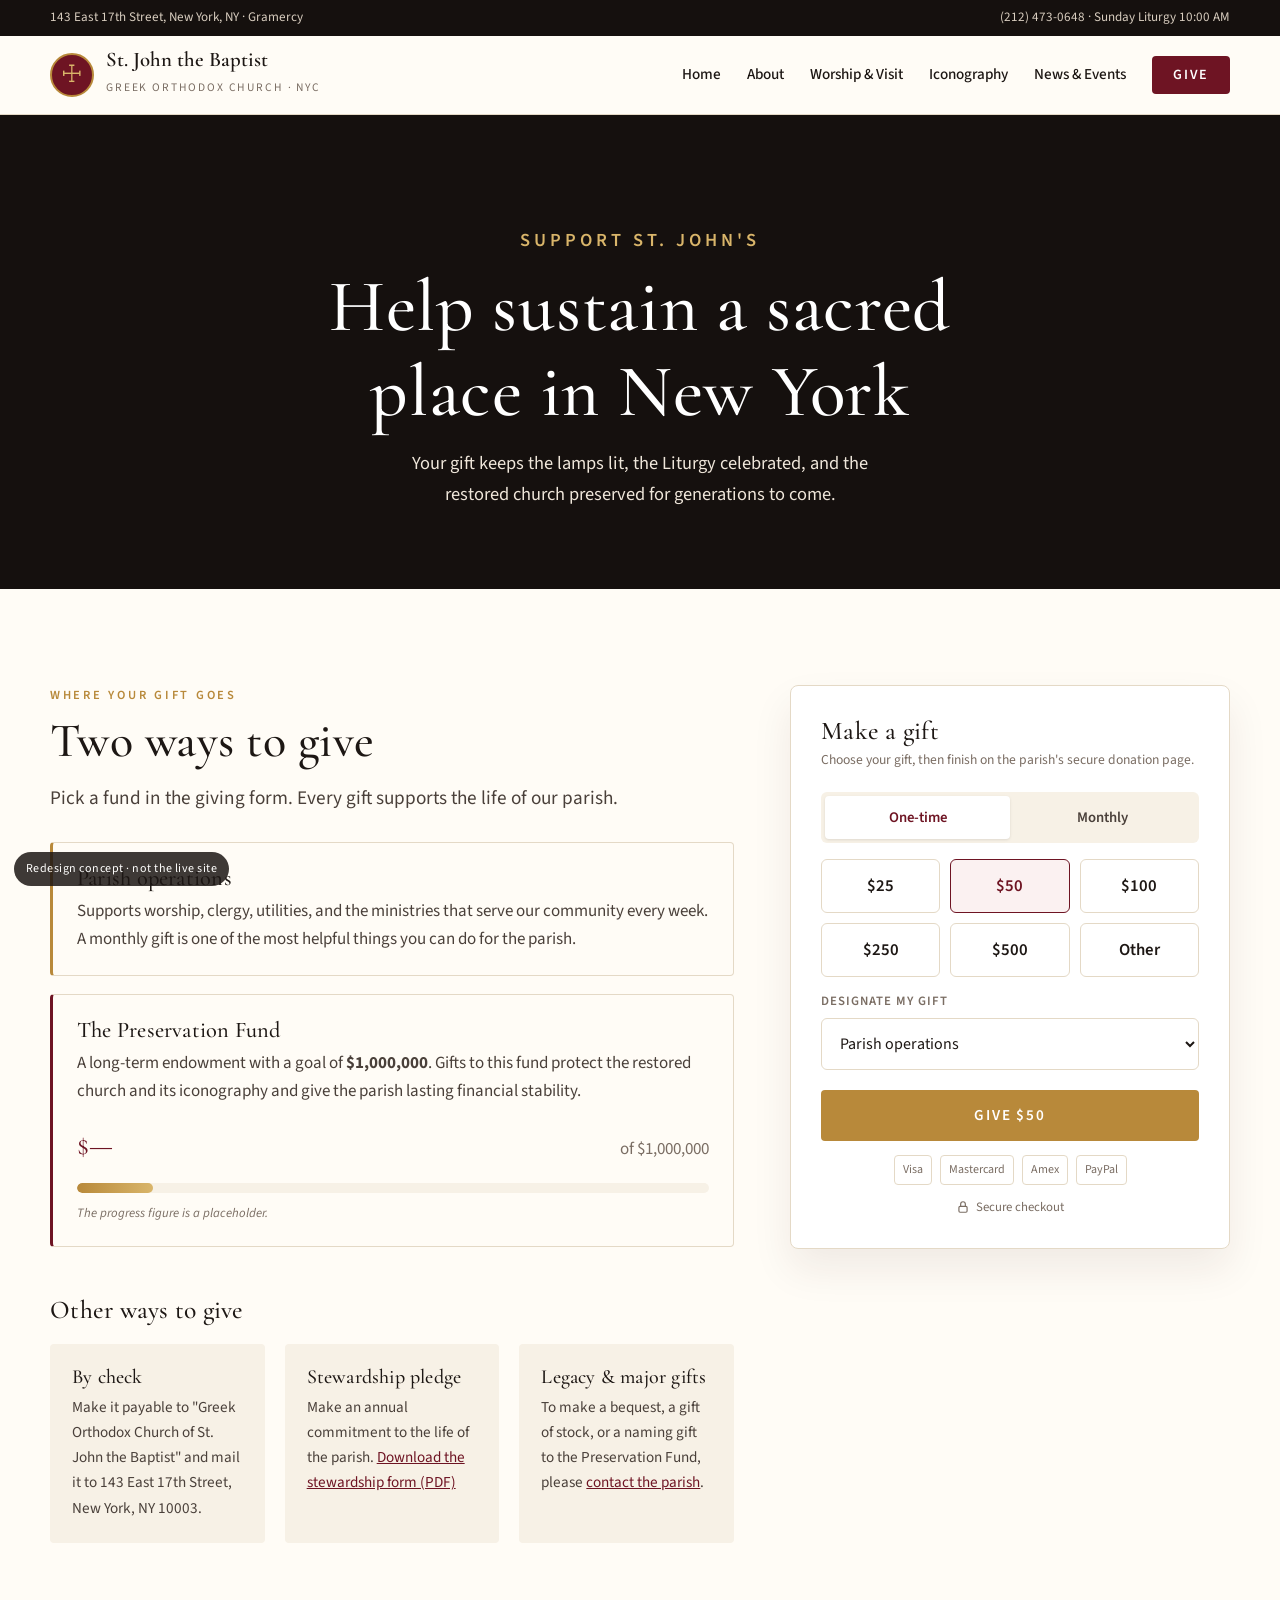
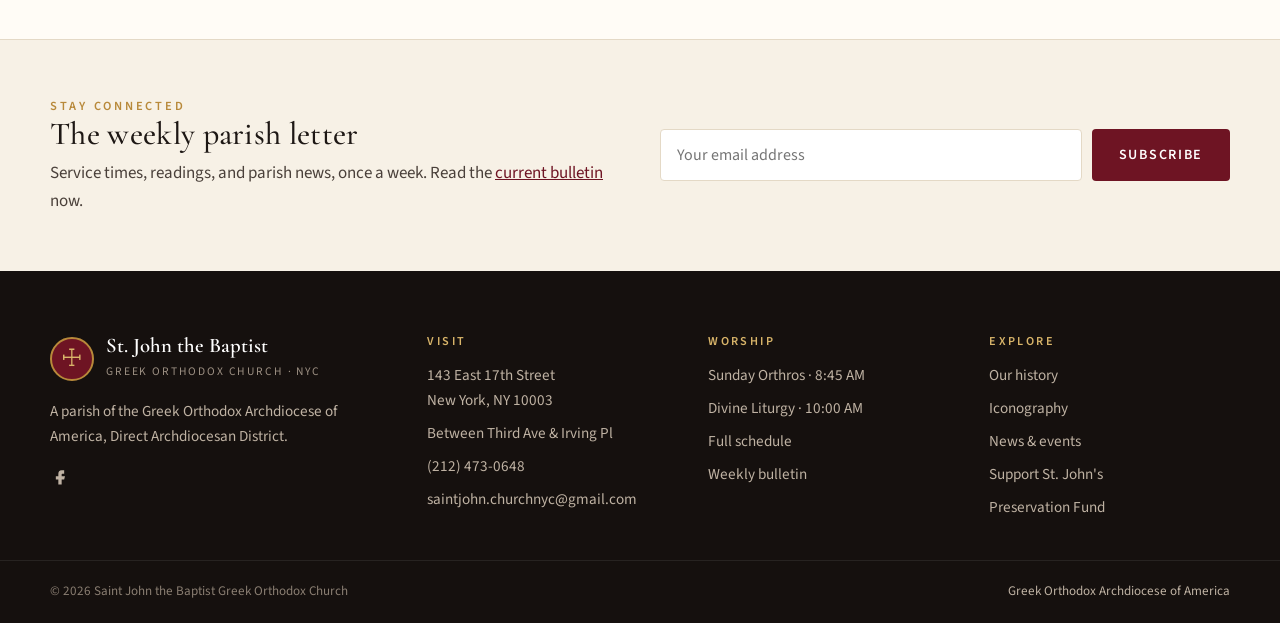
<file: support.html>
<!doctype html>
<html lang="en">
<head>
<meta charset="utf-8">
<meta name="viewport" content="width=device-width, initial-scale=1">
<meta name="robots" content="noindex, nofollow">
<title>Support St. John's · St. John the Baptist Greek Orthodox Church</title>
<meta name="description" content="Give online to St. John the Baptist Greek Orthodox Church: one-time or monthly gifts to parish operations or the $1 million Preservation Fund.">
<link rel="preconnect" href="https://fonts.googleapis.com">
<link rel="preconnect" href="https://fonts.gstatic.com" crossorigin>
<link href="https://fonts.googleapis.com/css2?family=Cormorant+Garamond:ital,wght@0,500;0,600;1,500&family=Source+Sans+3:wght@400;500;600&display=swap" rel="stylesheet">
<link rel="stylesheet" href="styles.css">
</head>
<body>

<section class="page-hero" style="padding:0">
  <div class="hero-bg" style="background-image:url('https://stjohn.ny.goarch.org/assets/images/New%20Church.JPG')"></div>
  <div class="wrap">
    <p class="eyebrow">Support St. John's</p>
    <h1>Help sustain a sacred place in New York</h1>
    <p>Your gift keeps the lamps lit, the Liturgy celebrated, and the restored church preserved for generations to come.</p>
  </div>
</section>

<section>
  <div class="wrap give-wrap">
    <div>
      <p class="eyebrow">Where your gift goes</p>
      <h2 style="margin:8px 0 14px">Two ways to give</h2>
      <p class="lede">Pick a fund in the giving form. Every gift supports the life of our parish.</p>
      <div class="fund-cards">
        <div class="fund-card reveal">
          <h3>Parish operations</h3>
          <p style="color:var(--ink-soft)">Supports worship, clergy, utilities, and the ministries that serve our community every week. A monthly gift is one of the most helpful things you can do for the parish.</p>
        </div>
        <div class="fund-card reveal" id="preservation" style="border-left-color:var(--wine)">
          <h3>The Preservation Fund</h3>
          <p style="color:var(--ink-soft)">A long-term endowment with a goal of <strong>$1,000,000</strong>. Gifts to this fund protect the restored church and its iconography and give the parish lasting financial stability.</p>
          <div style="margin-top:16px">
            <div class="progress-figures"><span style="font-family:var(--serif);font-size:1.8rem;color:var(--wine)">$—</span><span style="color:var(--muted)">of $1,000,000</span></div>
            <div class="bar" style="background:var(--parchment)"><span style="width:12%"></span></div>
            <p style="font-size:.8rem;color:var(--muted);font-style:italic">The progress figure is a placeholder.</p>
          </div>
        </div>
      </div>

      <h3 style="margin:48px 0 4px">Other ways to give</h3>
      <div class="ways">
        <div class="way reveal"><h4>By check</h4><p>Make it payable to "Greek Orthodox Church of St. John the Baptist" and mail it to 143 East 17th Street, New York, NY 10003.</p></div>
        <div class="way reveal"><h4>Stewardship pledge</h4><p>Make an annual commitment to the life of the parish. <a href="https://stjohn.ny.goarch.org/assets/files/2020%20Stewardship.pdf">Download the stewardship form (PDF)</a></p></div>
        <div class="way reveal"><h4>Legacy &amp; major gifts</h4><p>To make a bequest, a gift of stock, or a naming gift to the Preservation Fund, please <a href="mailto:saintjohn.churchnyc@gmail.com">contact the parish</a>.</p></div>
      </div>
    </div>

    <aside class="give-widget" aria-label="Donation form">
      <h3>Make a gift</h3>
      <p class="small">Choose your gift, then finish on the parish's secure donation page.</p>
      <div class="seg" role="tablist">
        <button class="active" data-freq="once">One-time</button>
        <button data-freq="monthly">Monthly</button>
      </div>
      <div class="amounts">
        <button data-amt="25">$25</button><button data-amt="50" class="active">$50</button><button data-amt="100">$100</button>
        <button data-amt="250">$250</button><button data-amt="500">$500</button><button data-amt="other">Other</button>
      </div>
      <div class="field" id="otherField" style="display:none"><label for="otherAmt">Amount</label><input id="otherAmt" type="number" min="1" placeholder="$"></div>
      <div class="field">
        <label for="fund">Designate my gift</label>
        <select id="fund">
          <option value="operations">Parish operations</option>
          <option value="preservation">Preservation Fund</option>
          <option value="candle">Light a candle / in memory of</option>
        </select>
      </div>
      <button class="btn btn-gold" id="giveBtn">Give $50</button>
      <div class="wallets"><span>Visa</span><span>Mastercard</span><span>Amex</span><span>PayPal</span></div>
      <div class="secure"><svg width="14" height="14" viewBox="0 0 24 24" fill="none" stroke="currentColor" stroke-width="2"><rect x="5" y="11" width="14" height="10" rx="2"/><path d="M8 11V7a4 4 0 0 1 8 0v4"/></svg>Secure checkout</div>
    </aside>
  </div>
</section>

<script src="site.js"></script>
<script>
let amt = 50, freq = "once";
const btn = document.getElementById("giveBtn"), other = document.getElementById("otherField"), otherAmt = document.getElementById("otherAmt");
function label() {
  const a = amt === "other" ? (Number(otherAmt.value) || 0) : amt;
  btn.textContent = a ? `Give $${a.toLocaleString()}${freq === "monthly" ? " monthly" : ""}` : "Enter an amount";
}
document.querySelectorAll(".seg button").forEach(b => b.onclick = () => {
  document.querySelectorAll(".seg button").forEach(x => x.classList.toggle("active", x === b));
  freq = b.dataset.freq; label();
});
document.querySelectorAll(".amounts button").forEach(b => b.onclick = () => {
  document.querySelectorAll(".amounts button").forEach(x => x.classList.toggle("active", x === b));
  amt = b.dataset.amt === "other" ? "other" : Number(b.dataset.amt);
  other.style.display = amt === "other" ? "" : "none";
  if (amt === "other") otherAmt.focus();
  label();
});
otherAmt.oninput = label;
btn.onclick = () => window.open("https://stjohn.ny.goarch.org/giving/donate", "_blank", "noopener");
if (new URLSearchParams(location.search).get("fund") === "preservation") document.getElementById("fund").value = "preservation";
</script>
</body>
</html>
</file>
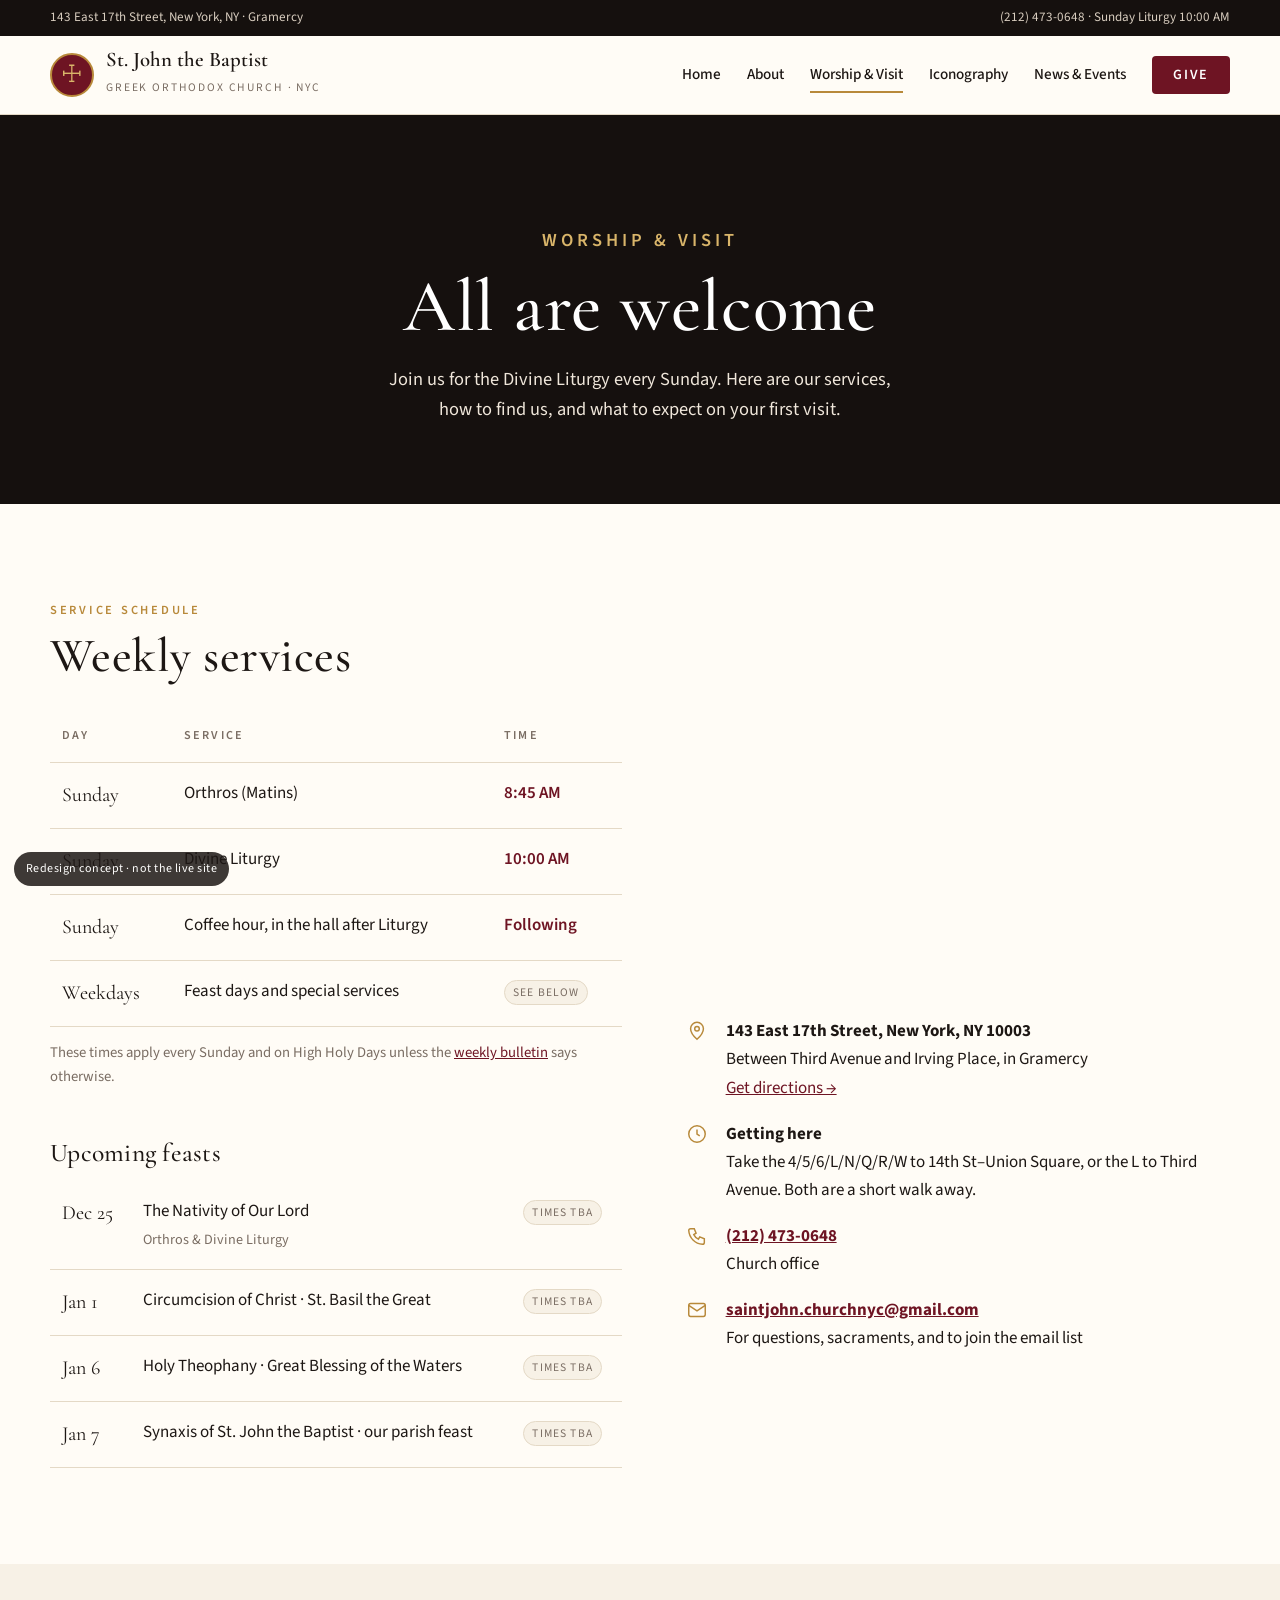
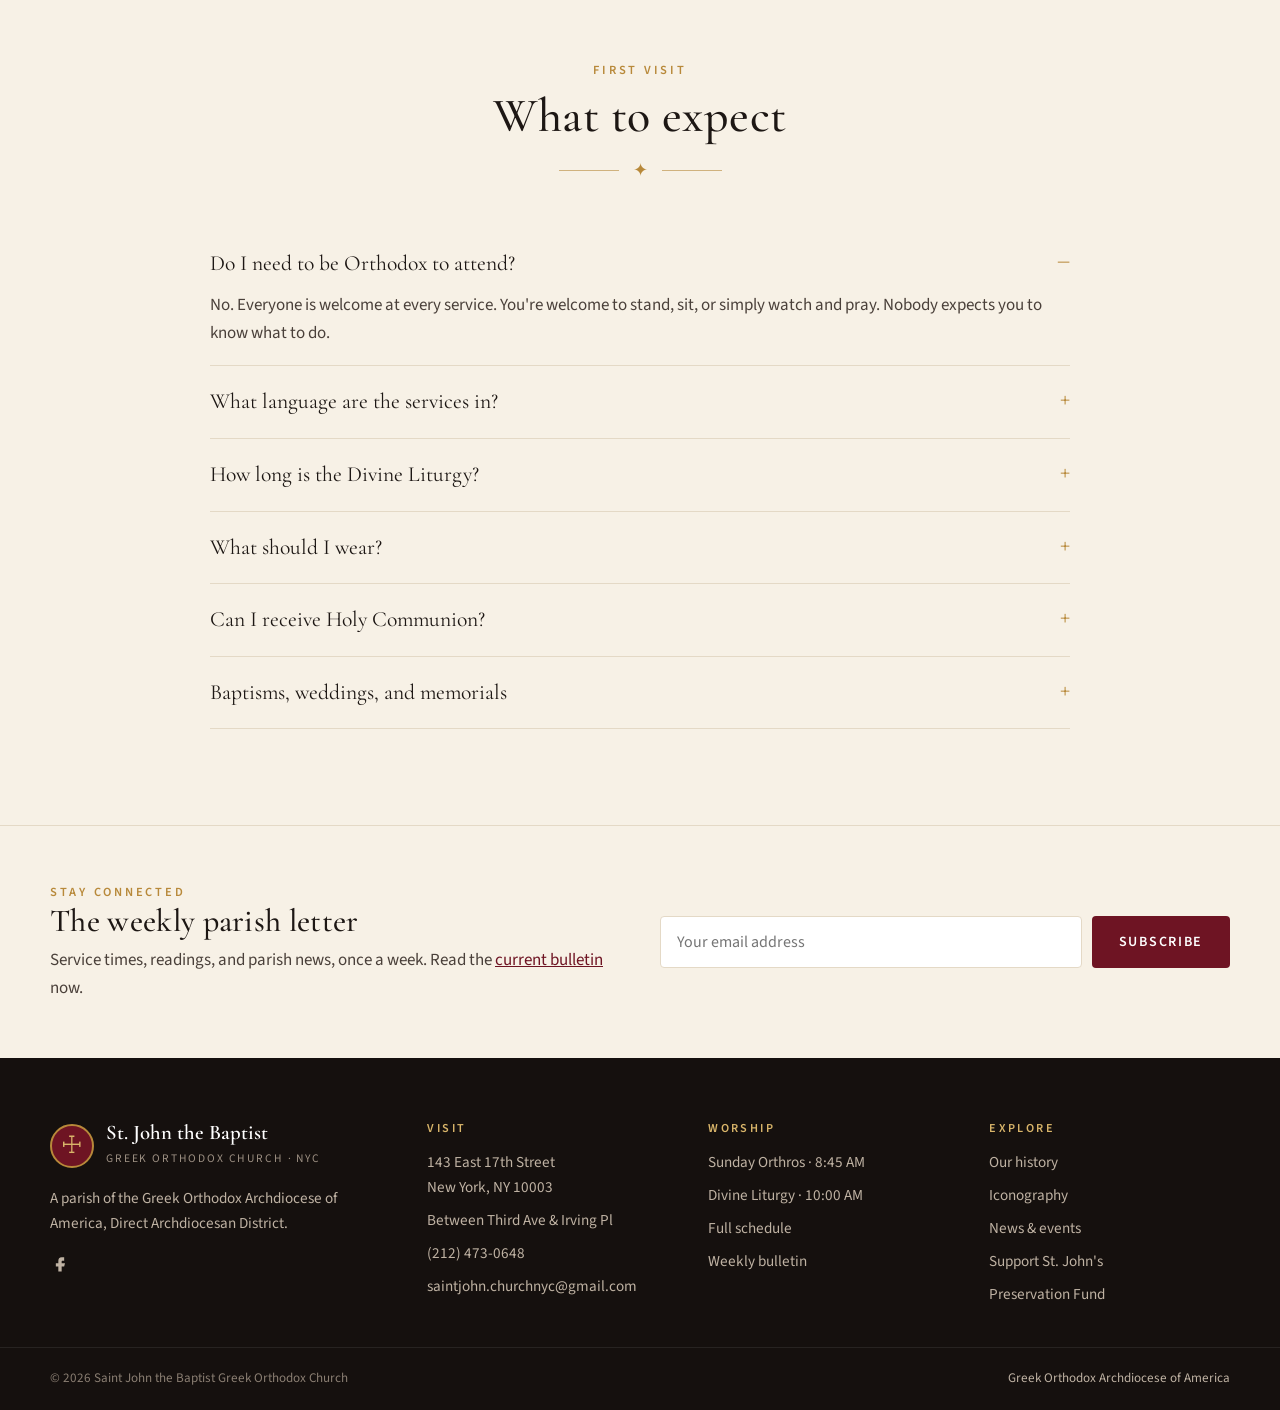
<file: worship.html>
<!doctype html>
<html lang="en">
<head>
<meta charset="utf-8">
<meta name="viewport" content="width=device-width, initial-scale=1">
<meta name="robots" content="noindex, nofollow">
<title>Worship &amp; Visit · St. John the Baptist Greek Orthodox Church</title>
<meta name="description" content="Service schedule, directions, and what to expect at St. John the Baptist Greek Orthodox Church, 143 East 17th Street, New York.">
<link rel="preconnect" href="https://fonts.googleapis.com">
<link rel="preconnect" href="https://fonts.gstatic.com" crossorigin>
<link href="https://fonts.googleapis.com/css2?family=Cormorant+Garamond:ital,wght@0,500;0,600;1,500&family=Source+Sans+3:wght@400;500;600&display=swap" rel="stylesheet">
<link rel="stylesheet" href="styles.css">
</head>
<body>

<section class="page-hero" style="padding:0">
  <div class="hero-bg" style="background-image:url('https://stjohn.ny.goarch.org/assets/images/og-blessing.jpg')"></div>
  <div class="wrap">
    <p class="eyebrow">Worship &amp; Visit</p>
    <h1>All are welcome</h1>
    <p>Join us for the Divine Liturgy every Sunday. Here are our services, how to find us, and what to expect on your first visit.</p>
  </div>
</section>

<section>
  <div class="wrap split" style="align-items:start">
    <div class="reveal">
      <p class="eyebrow">Service schedule</p>
      <h2 style="margin:8px 0 26px">Weekly services</h2>
      <table class="schedule">
        <thead><tr><th>Day</th><th>Service</th><th>Time</th></tr></thead>
        <tbody>
          <tr><td>Sunday</td><td>Orthros (Matins)</td><td class="time">8:45 AM</td></tr>
          <tr><td>Sunday</td><td>Divine Liturgy</td><td class="time">10:00 AM</td></tr>
          <tr><td>Sunday</td><td>Coffee hour, in the hall after Liturgy</td><td class="time">Following</td></tr>
          <tr><td>Weekdays</td><td>Feast days and special services</td><td><span class="tba">See below</span></td></tr>
        </tbody>
      </table>
      <p style="margin-top:14px;font-size:.92rem;color:var(--muted)">These times apply every Sunday and on High Holy Days unless the <a href="https://www.bulletinbuilder.org/stjohnbaptistgramercy/current">weekly bulletin</a> says otherwise.</p>

      <h3 style="margin:48px 0 14px">Upcoming feasts</h3>
      <table class="schedule">
        <tbody>
          <tr><td>Dec 25</td><td>The Nativity of Our Lord<br><small style="color:var(--muted)">Orthros &amp; Divine Liturgy</small></td><td><span class="tba">Times TBA</span></td></tr>
          <tr><td>Jan 1</td><td>Circumcision of Christ · St. Basil the Great</td><td><span class="tba">Times TBA</span></td></tr>
          <tr><td>Jan 6</td><td>Holy Theophany · Great Blessing of the Waters</td><td><span class="tba">Times TBA</span></td></tr>
          <tr><td>Jan 7</td><td>Synaxis of St. John the Baptist · our parish feast</td><td><span class="tba">Times TBA</span></td></tr>
        </tbody>
      </table>
    </div>
    <div class="reveal">
      <iframe class="map" title="Map to St. John the Baptist Greek Orthodox Church" loading="lazy"
        src="https://www.google.com/maps?q=143+East+17th+Street,+New+York,+NY+10003&output=embed"></iframe>
      <ul class="info-list" style="margin-top:28px">
        <li><span data-icon="pin"></span><div><strong>143 East 17th Street, New York, NY 10003</strong>Between Third Avenue and Irving Place, in Gramercy<br><a href="https://www.google.com/maps/dir/?api=1&amp;destination=143+East+17th+Street,+New+York,+NY+10003">Get directions →</a></div></li>
        <li><span data-icon="clock"></span><div><strong>Getting here</strong>Take the 4/5/6/L/N/Q/R/W to 14th St–Union Square, or the L to Third Avenue. Both are a short walk away.</div></li>
        <li><span data-icon="phone"></span><div><strong><a href="tel:+12124730648">(212) 473-0648</a></strong>Church office</div></li>
        <li><span data-icon="mail"></span><div><strong><a href="mailto:saintjohn.churchnyc@gmail.com">saintjohn.churchnyc@gmail.com</a></strong>For questions, sacraments, and to join the email list</div></li>
      </ul>
    </div>
  </div>
</section>

<section class="bg-parchment">
  <div class="wrap" style="max-width:860px">
    <div class="section-head center reveal"><p class="eyebrow">First visit</p><h2>What to expect</h2><div class="ornament"><span>✦</span></div></div>
    <div class="faq reveal">
      <details open><summary>Do I need to be Orthodox to attend?</summary><p>No. Everyone is welcome at every service. You're welcome to stand, sit, or simply watch and pray. Nobody expects you to know what to do.</p></details>
      <details><summary>What language are the services in?</summary><p>[Parish to confirm: the mix of Greek and English used in the Liturgy.] Service books with translations are available.</p></details>
      <details><summary>How long is the Divine Liturgy?</summary><p>The Divine Liturgy runs about 90 minutes and is preceded by Orthros at 8:45 AM. You're welcome to arrive at any point.</p></details>
      <details><summary>What should I wear?</summary><p>Modest, respectful clothing, the kind you'd wear to any special occasion. There's no strict dress code.</p></details>
      <details><summary>Can I receive Holy Communion?</summary><p>Holy Communion is offered to Orthodox Christians who have prepared to receive it. Everyone is invited to come forward at the end of the Liturgy to receive the antidoron, blessed bread.</p></details>
      <details><summary>Baptisms, weddings, and memorials</summary><p>Please contact the church office to arrange sacraments and memorial services with Fr. Samaras.</p></details>
    </div>
  </div>
</section>

<script src="site.js"></script>
<script>document.querySelectorAll("[data-icon]").forEach(e => e.innerHTML = SJ_ICON[e.dataset.icon]);</script>
</body>
</html>
</file>
<file: styles.css>
/* St. John the Baptist Greek Orthodox Church — redesign concept */
:root {
  --ink: #1d1714;
  --ink-soft: #4a403a;
  --muted: #7a6d63;
  --parchment: #f7f1e6;
  --ivory: #fffcf6;
  --line: #e4d9c6;
  --wine: #6e1423;
  --wine-deep: #4a0d18;
  --gold: #b8893a;
  --gold-light: #d9b56a;
  --night: #15100e;
  --radius: 4px;
  --max: 1180px;
  --serif: "Cormorant Garamond", "Iowan Old Style", Georgia, serif;
  --sans: "Source Sans 3", -apple-system, "Segoe UI", sans-serif;
}

* { box-sizing: border-box; margin: 0; padding: 0; }
html { scroll-behavior: smooth; }
body {
  font-family: var(--sans);
  font-size: 17px;
  line-height: 1.65;
  color: var(--ink);
  background: var(--ivory);
  -webkit-font-smoothing: antialiased;
}
img { display: block; max-width: 100%; }
a { color: var(--wine); }
h1, h2, h3, h4 { font-family: var(--serif); font-weight: 500; line-height: 1.15; letter-spacing: .01em; }
h1 { font-size: clamp(2.6rem, 6vw, 4.6rem); }
h2 { font-size: clamp(2rem, 4vw, 3rem); }
h3 { font-size: 1.6rem; }
.wrap { width: min(var(--max), 100% - 32px); margin-inline: auto; }
.eyebrow {
  font-family: var(--sans); font-size: .78rem; font-weight: 600;
  letter-spacing: .22em; text-transform: uppercase; color: var(--gold);
}
.lede { font-size: 1.2rem; color: var(--ink-soft); max-width: 62ch; }
.center { text-align: center; }
.center .lede { margin-inline: auto; }

/* Ornament divider */
.ornament { display: flex; align-items: center; justify-content: center; gap: 14px; color: var(--gold); margin: 18px 0 22px; }
.ornament::before, .ornament::after { content: ""; height: 1px; width: 60px; background: currentColor; opacity: .6; }
.ornament span { font-size: 1.1rem; line-height: 1; }

/* Buttons */
.btn {
  display: inline-flex; align-items: center; gap: 8px; justify-content: center;
  padding: 13px 26px; border-radius: var(--radius); border: 1px solid transparent;
  font: 600 .88rem/1 var(--sans); letter-spacing: .12em; text-transform: uppercase;
  text-decoration: none; cursor: pointer; transition: background .2s, color .2s, border-color .2s;
}
.btn-gold { background: var(--gold); color: #fff; }
.btn-gold:hover { background: #9e7430; }
.btn-wine { background: var(--wine); color: #fff; }
.btn-wine:hover { background: var(--wine-deep); }
.btn-ghost { border-color: rgba(255,255,255,.7); color: #fff; }
.btn-ghost:hover { background: rgba(255,255,255,.12); }
.btn-outline { border-color: var(--wine); color: var(--wine); }
.btn-outline:hover { background: var(--wine); color: #fff; }

/* Header */
.topbar { background: var(--night); color: #d8cdbf; font-size: .82rem; }
.topbar .wrap { display: flex; justify-content: space-between; gap: 16px; padding: 7px 0; }
.topbar a { color: #d8cdbf; text-decoration: none; }
.topbar a:hover { color: var(--gold-light); }
.site-header {
  position: sticky; top: 0; z-index: 50;
  background: rgba(255,252,246,.96); backdrop-filter: blur(8px);
  border-bottom: 1px solid var(--line);
}
.site-header .wrap { display: flex; align-items: center; justify-content: space-between; gap: 20px; height: 78px; }
.brand { display: flex; align-items: center; gap: 12px; text-decoration: none; color: var(--ink); }
.brand-mark {
  width: 44px; height: 44px; border-radius: 50%; flex: none;
  display: grid; place-items: center; background: var(--wine); color: var(--gold-light);
  font-family: var(--serif); font-size: 1.5rem; border: 2px solid var(--gold);
}
.brand-text strong { display: block; font-family: var(--serif); font-size: 1.3rem; font-weight: 600; line-height: 1.1; }
.brand-text small { font-size: .72rem; letter-spacing: .16em; text-transform: uppercase; color: var(--muted); }
.nav { display: flex; align-items: center; gap: 26px; }
.nav a.link { color: var(--ink); text-decoration: none; font-size: .95rem; font-weight: 500; position: relative; padding: 6px 0; }
.nav a.link::after { content: ""; position: absolute; left: 0; right: 0; bottom: 0; height: 2px; background: var(--gold); transform: scaleX(0); transition: transform .2s; }
.nav a.link:hover::after, .nav a.link.active::after { transform: scaleX(1); }
.nav .btn { padding: 11px 20px; }
.menu-toggle { display: none; background: none; border: 0; cursor: pointer; padding: 8px; color: var(--ink); }
.menu-toggle svg { width: 28px; height: 28px; }

@media (max-width: 960px) {
  .menu-toggle { display: block; }
  .nav {
    position: absolute; top: 100%; left: 0; right: 0; flex-direction: column; align-items: stretch; gap: 0;
    background: var(--ivory); border-bottom: 1px solid var(--line); padding: 8px 16px 20px;
    opacity: 0; visibility: hidden; transform: translateY(-8px);
    transition: opacity .2s, transform .2s, visibility .2s; box-shadow: 0 12px 24px rgba(0,0,0,.08);
  }
  .nav.open { opacity: 1; visibility: visible; transform: none; }
  .nav a.link { padding: 14px 4px; border-bottom: 1px solid var(--line); }
  .nav a.link::after { display: none; }
  .nav .btn { margin-top: 16px; }
  .topbar .hide-sm { display: none; }
}

/* Hero */
.hero {
  position: relative; min-height: 88vh; display: grid; align-items: end;
  color: #fff; background: var(--night);
  overflow: hidden;
}
.hero-bg { position: absolute; inset: 0; background-size: cover; background-position: center; }
.hero::after {
  content: ""; position: absolute; inset: 0;
  background:
    linear-gradient(90deg, rgba(21,16,14,.85) 0%, rgba(21,16,14,.55) 45%, rgba(21,16,14,.1) 80%),
    linear-gradient(180deg, rgba(21,16,14,.2) 0%, rgba(21,16,14,.35) 50%, rgba(21,16,14,.85) 100%);
}
.hero .wrap { position: relative; z-index: 1; padding: 120px 0 90px; }
.hero h1 { max-width: 15ch; margin: 10px 0 18px; }
.hero p { font-size: 1.2rem; max-width: 52ch; color: #efe6da; }
.hero .eyebrow { color: var(--gold-light); }
.hero-actions { display: flex; flex-wrap: wrap; gap: 14px; margin-top: 30px; }

.page-hero { position: relative; color: #fff; background: var(--night); overflow: hidden; }
.page-hero .hero-bg { opacity: .55; }
.page-hero .wrap { position: relative; z-index: 1; padding: 110px 0 80px; text-align: center; }
.page-hero h1 { margin: 10px auto 14px; max-width: 18ch; }
.page-hero p { color: #efe6da; font-size: 1.15rem; max-width: 56ch; margin-inline: auto; }
.page-hero .eyebrow { color: var(--gold-light); }

/* Service strip */
.service-strip { background: var(--wine); color: #fff; }
.service-strip .wrap { display: grid; grid-template-columns: repeat(4, 1fr); }
.service-strip .item { padding: 26px 22px; border-right: 1px solid rgba(255,255,255,.15); }
.service-strip .item:last-child { border-right: 0; }
.service-strip .label { font-size: .74rem; letter-spacing: .2em; text-transform: uppercase; color: var(--gold-light); }
.service-strip .value { font-family: var(--serif); font-size: 1.5rem; line-height: 1.2; margin-top: 4px; }
.service-strip .value small { display: block; font-family: var(--sans); font-size: .88rem; color: #f0dede; margin-top: 2px; }
.service-strip a { color: #fff; }
@media (max-width: 860px) {
  .service-strip .wrap { grid-template-columns: 1fr 1fr; }
  .service-strip .item:nth-child(2) { border-right: 0; }
  .service-strip .item:nth-child(-n+2) { border-bottom: 1px solid rgba(255,255,255,.15); }
}
@media (max-width: 480px) {
  .service-strip .wrap { grid-template-columns: 1fr; }
  .service-strip .item { border-right: 0; border-bottom: 1px solid rgba(255,255,255,.15); }
}

/* Sections */
section { padding: 96px 0; }
.section-tight { padding: 64px 0; }
.bg-parchment { background: var(--parchment); }
.bg-night { background: var(--night); color: #efe6da; }
.bg-night h2, .bg-night h3 { color: #fff; }
.bg-night .lede { color: #cfc3b5; }

.split { display: grid; grid-template-columns: 1.05fr 1fr; gap: 64px; align-items: center; }
.split.reverse > :first-child { order: 2; }
@media (max-width: 860px) {
  .split { grid-template-columns: 1fr; gap: 36px; }
  .split.reverse > :first-child { order: 0; }
}
.framed { position: relative; }
.framed img { width: 100%; aspect-ratio: 4/5; object-fit: cover; border-radius: var(--radius); }
.framed::before {
  content: ""; position: absolute; inset: -14px 14px 14px -14px; border: 1px solid var(--gold);
  border-radius: var(--radius); z-index: -1;
}
.split h2 { margin: 8px 0 18px; }
.split p + p { margin-top: 14px; }
.signature { font-family: var(--serif); font-style: italic; font-size: 1.3rem; margin-top: 22px; color: var(--wine); }

/* Cards */
.grid-3 { display: grid; grid-template-columns: repeat(3, 1fr); gap: 28px; }
.grid-2 { display: grid; grid-template-columns: repeat(2, 1fr); gap: 28px; }
@media (max-width: 900px) { .grid-3 { grid-template-columns: 1fr 1fr; } }
@media (max-width: 640px) { .grid-3, .grid-2 { grid-template-columns: 1fr; } }
.card {
  background: var(--ivory); border: 1px solid var(--line); border-radius: var(--radius);
  overflow: hidden; display: flex; flex-direction: column; text-decoration: none; color: inherit;
  transition: transform .2s, box-shadow .2s;
}
a.card:hover { transform: translateY(-3px); box-shadow: 0 14px 30px rgba(60,30,20,.1); }
.card img { aspect-ratio: 3/2; object-fit: cover; width: 100%; background: var(--parchment); }
.card .body { padding: 24px 24px 26px; flex: 1; display: flex; flex-direction: column; }
.card h3 { margin: 6px 0 10px; }
.card p { color: var(--ink-soft); font-size: .98rem; }
.card .more { margin-top: auto; padding-top: 16px; font-size: .82rem; font-weight: 600; letter-spacing: .14em; text-transform: uppercase; color: var(--wine); }
.section-head { margin-bottom: 48px; }
.section-head h2 { margin-top: 8px; }

/* Preservation fund band */
.fund-band { position: relative; background: var(--wine-deep); color: #fff; overflow: hidden; }
.fund-band .hero-bg { opacity: .18; }
.fund-band .wrap { position: relative; display: grid; grid-template-columns: 1.2fr 1fr; gap: 56px; align-items: center; }
.fund-band h2 { margin: 8px 0 16px; color: #fff; }
.fund-band p { color: #ecd9d9; }
.fund-band .eyebrow { color: var(--gold-light); }
@media (max-width: 860px) { .fund-band .wrap { grid-template-columns: 1fr; } }
.progress-card { background: rgba(255,255,255,.06); border: 1px solid rgba(217,181,106,.4); padding: 32px; border-radius: var(--radius); }
.progress-figures { display: flex; justify-content: space-between; align-items: baseline; gap: 12px; flex-wrap: wrap; }
.progress-figures .raised { font-family: var(--serif); font-size: 2.6rem; color: var(--gold-light); }
.progress-figures .goal { color: #ecd9d9; }
.bar { height: 10px; background: rgba(255,255,255,.12); border-radius: 99px; margin: 14px 0 10px; overflow: hidden; }
.bar span { display: block; height: 100%; background: linear-gradient(90deg, var(--gold), var(--gold-light)); border-radius: 99px; }
.sample-note { font-size: .78rem; color: #c7a9a9; font-style: italic; }

/* Gallery */
.masonry { columns: 3 280px; column-gap: 16px; }
.masonry figure { break-inside: avoid; margin-bottom: 16px; position: relative; cursor: zoom-in; overflow: hidden; border-radius: var(--radius); background: var(--parchment); }
.masonry img { width: 100%; transition: transform .4s; }
.masonry figure:hover img { transform: scale(1.03); }
.masonry figcaption {
  position: absolute; left: 0; right: 0; bottom: 0; padding: 30px 16px 12px; color: #fff; font-size: .9rem;
  background: linear-gradient(transparent, rgba(0,0,0,.7)); opacity: 0; transition: opacity .25s;
}
.masonry figure:hover figcaption { opacity: 1; }
.placeholder-tile {
  aspect-ratio: var(--ar, 4/5); display: grid; place-items: center; text-align: center; padding: 20px;
  background: repeating-linear-gradient(45deg, #efe5d3, #efe5d3 10px, #f4ecdf 10px, #f4ecdf 20px);
  color: var(--muted); font-size: .9rem; border: 1px dashed #d6c6aa;
}
.placeholder-tile strong { display: block; font-family: var(--serif); font-size: 1.3rem; color: var(--ink-soft); font-weight: 500; }
.filters { display: flex; flex-wrap: wrap; gap: 10px; justify-content: center; margin-bottom: 36px; }
.chip { border: 1px solid var(--line); background: var(--ivory); padding: 8px 18px; border-radius: 99px; font: 500 .9rem var(--sans); cursor: pointer; color: var(--ink-soft); }
.chip.active, .chip:hover { background: var(--wine); color: #fff; border-color: var(--wine); }
.lightbox { position: fixed; inset: 0; z-index: 100; background: rgba(10,7,6,.92); display: none; place-items: center; padding: 24px; }
.lightbox.open { display: grid; }
.lightbox img { max-height: 82vh; width: auto; border-radius: var(--radius); }
.lightbox p { color: #efe6da; text-align: center; margin-top: 14px; }
.lightbox button { position: absolute; top: 18px; right: 22px; background: none; border: 0; color: #fff; font-size: 2.2rem; cursor: pointer; }

/* Schedule table */
.schedule { width: 100%; border-collapse: collapse; }
.schedule th, .schedule td { text-align: left; padding: 16px 12px; border-bottom: 1px solid var(--line); vertical-align: top; }
.schedule th { font-size: .76rem; letter-spacing: .18em; text-transform: uppercase; color: var(--muted); font-weight: 600; }
.schedule td:first-child { font-family: var(--serif); font-size: 1.25rem; white-space: nowrap; }
.schedule .time { font-weight: 600; color: var(--wine); white-space: nowrap; }
.tba { display: inline-block; font-size: .72rem; letter-spacing: .1em; text-transform: uppercase; background: var(--parchment); color: var(--muted); padding: 2px 8px; border-radius: 99px; border: 1px solid var(--line); }

/* Info list */
.info-list { list-style: none; display: grid; gap: 18px; }
.info-list li { display: grid; grid-template-columns: 28px 1fr; gap: 12px; }
.info-list svg { width: 22px; height: 22px; color: var(--gold); margin-top: 3px; }
.info-list strong { display: block; }
.map { width: 100%; height: 100%; min-height: 380px; border: 0; border-radius: var(--radius); filter: sepia(.25) saturate(.85); }

.faq details { border-bottom: 1px solid var(--line); padding: 18px 0; }
.faq summary { cursor: pointer; font-family: var(--serif); font-size: 1.35rem; list-style: none; display: flex; justify-content: space-between; gap: 16px; }
.faq summary::after { content: "+"; color: var(--gold); font-size: 1.6rem; line-height: 1; }
.faq details[open] summary::after { content: "–"; }
.faq details p { margin-top: 10px; color: var(--ink-soft); }

/* News */
.news-item { display: grid; grid-template-columns: 110px 1fr; gap: 28px; padding: 30px 0; border-bottom: 1px solid var(--line); }
.date-badge { text-align: center; border: 1px solid var(--gold); border-radius: var(--radius); padding: 12px 6px; height: fit-content; }
.date-badge .m { font-size: .74rem; letter-spacing: .2em; text-transform: uppercase; color: var(--gold); font-weight: 600; }
.date-badge .d { font-family: var(--serif); font-size: 2.4rem; line-height: 1; color: var(--wine); }
.news-item h3 { margin-bottom: 6px; }
.news-item .meta { font-size: .85rem; color: var(--muted); margin-bottom: 8px; }
.tag { display: inline-block; font-size: .7rem; letter-spacing: .14em; text-transform: uppercase; color: var(--wine); background: #f3e3e3; padding: 3px 9px; border-radius: 99px; margin-right: 6px; }
@media (max-width: 560px) { .news-item { grid-template-columns: 72px 1fr; gap: 16px; } .date-badge .d { font-size: 1.8rem; } }

/* Donation widget */
.give-wrap { display: grid; grid-template-columns: 1fr 440px; gap: 56px; align-items: start; }
@media (max-width: 920px) { .give-wrap { grid-template-columns: 1fr; } }
.give-widget { background: #fff; border: 1px solid var(--line); border-radius: 8px; padding: 30px; box-shadow: 0 20px 40px rgba(60,30,20,.08); position: sticky; top: 100px; }
.give-widget h3 { margin-bottom: 4px; }
.give-widget .small { font-size: .85rem; color: var(--muted); }
.seg { display: grid; grid-template-columns: 1fr 1fr; background: var(--parchment); padding: 4px; border-radius: 6px; margin: 20px 0 16px; }
.seg button { border: 0; background: none; padding: 11px; border-radius: 4px; font: 600 .92rem var(--sans); cursor: pointer; color: var(--ink-soft); }
.seg button.active { background: #fff; color: var(--wine); box-shadow: 0 1px 3px rgba(0,0,0,.1); }
.amounts { display: grid; grid-template-columns: repeat(3, 1fr); gap: 10px; }
.amounts button { border: 1px solid var(--line); background: #fff; padding: 14px 0; border-radius: 6px; font: 600 1.05rem var(--sans); cursor: pointer; color: var(--ink); }
.amounts button.active { border-color: var(--wine); background: #fbf1f1; color: var(--wine); }
.field { margin-top: 14px; }
.field label { display: block; font-size: .8rem; font-weight: 600; letter-spacing: .08em; text-transform: uppercase; color: var(--muted); margin-bottom: 6px; }
.field input, .field select { width: 100%; padding: 13px 14px; border: 1px solid var(--line); border-radius: 6px; font: 1rem var(--sans); background: #fff; color: var(--ink); }
.field input:focus, .field select:focus { outline: 2px solid var(--gold-light); border-color: var(--gold); }
.give-widget .btn { width: 100%; margin-top: 20px; padding: 17px; font-size: .95rem; }
.wallets { display: flex; justify-content: center; gap: 8px; margin-top: 14px; flex-wrap: wrap; }
.wallets span { font-size: .75rem; border: 1px solid var(--line); border-radius: 4px; padding: 4px 8px; color: var(--muted); }
.secure { display: flex; align-items: center; justify-content: center; gap: 6px; font-size: .8rem; color: var(--muted); margin-top: 12px; }
.fund-cards { display: grid; gap: 18px; margin-top: 28px; }
.fund-card { border: 1px solid var(--line); border-left: 3px solid var(--gold); padding: 22px 24px; border-radius: var(--radius); background: var(--ivory); }
.fund-card h3 { font-size: 1.4rem; margin-bottom: 6px; }
.ways { display: grid; grid-template-columns: repeat(3, 1fr); gap: 20px; margin-top: 20px; }
@media (max-width: 700px) { .ways { grid-template-columns: 1fr; } }
.way { background: var(--parchment); padding: 22px; border-radius: var(--radius); }
.way h4 { font-size: 1.25rem; margin-bottom: 6px; }
.way p { font-size: .95rem; color: var(--ink-soft); }

/* Timeline */
.timeline { position: relative; margin-top: 20px; }
.timeline::before { content: ""; position: absolute; left: 10px; top: 6px; bottom: 6px; width: 1px; background: var(--gold); }
.timeline .step { position: relative; padding-left: 44px; padding-bottom: 32px; }
.timeline .step::before { content: ""; position: absolute; left: 4px; top: 8px; width: 13px; height: 13px; border-radius: 50%; background: var(--ivory); border: 2px solid var(--gold); }
.timeline .when { font-size: .78rem; letter-spacing: .2em; text-transform: uppercase; color: var(--gold); font-weight: 600; }
.timeline h4 { font-size: 1.35rem; margin: 2px 0 4px; }
.timeline p { color: var(--ink-soft); }

/* Clergy */
.clergy { display: grid; grid-template-columns: 300px 1fr; gap: 48px; align-items: start; }
.clergy img { width: 100%; aspect-ratio: 4/5; object-fit: cover; border-radius: var(--radius); }
@media (max-width: 760px) { .clergy { grid-template-columns: 1fr; } .clergy img { max-width: 320px; } }

/* Social */
.social-grid { display: grid; grid-template-columns: repeat(4, 1fr); gap: 12px; }
@media (max-width: 760px) { .social-grid { grid-template-columns: repeat(2, 1fr); } }
.social-grid .tile { aspect-ratio: 1; }
.social-links { display: flex; gap: 12px; flex-wrap: wrap; justify-content: center; margin-top: 26px; }
.social-links a { display: inline-flex; align-items: center; gap: 8px; padding: 10px 18px; border: 1px solid var(--line); border-radius: 99px; text-decoration: none; color: var(--ink); font-weight: 500; background: var(--ivory); }
.social-links a:hover { border-color: var(--wine); color: var(--wine); }
.social-links svg { width: 18px; height: 18px; }

/* Newsletter */
.newsletter { background: var(--parchment); border-top: 1px solid var(--line); }
.newsletter .wrap { display: grid; grid-template-columns: 1fr 1fr; gap: 40px; align-items: center; padding: 56px 0; }
.newsletter h3 { font-size: 2rem; }
.nl-form { display: flex; gap: 10px; }
.nl-form input { flex: 1; min-width: 0; padding: 14px 16px; border: 1px solid var(--line); border-radius: var(--radius); font: 1rem var(--sans); background: #fff; }
@media (max-width: 760px) { .newsletter .wrap { grid-template-columns: 1fr; } .nl-form { flex-direction: column; } }

/* Footer */
.site-footer { background: var(--night); color: #bfb2a3; font-size: .95rem; }
.site-footer .wrap { display: grid; grid-template-columns: 1.4fr 1fr 1fr 1fr; gap: 40px; padding: 64px 0 40px; }
.site-footer h4 { font-family: var(--sans); font-size: .76rem; letter-spacing: .2em; text-transform: uppercase; color: var(--gold-light); margin-bottom: 14px; font-weight: 600; }
.site-footer a { color: #bfb2a3; text-decoration: none; }
.site-footer a:hover { color: #fff; }
.site-footer ul { list-style: none; display: grid; gap: 8px; }
.site-footer .brand { color: #fff; margin-bottom: 16px; }
.site-footer .brand-text small { color: #9d9083; }
.footer-base { border-top: 1px solid rgba(255,255,255,.08); }
.footer-base .wrap { display: flex; justify-content: space-between; gap: 16px; padding: 20px 0; grid-template-columns: none; font-size: .82rem; color: #8a7e72; flex-wrap: wrap; }
@media (max-width: 860px) { .site-footer .wrap { grid-template-columns: 1fr 1fr; } }
@media (max-width: 520px) { .site-footer .wrap { grid-template-columns: 1fr; } }

/* Concept banner */
.concept-flag { position: fixed; bottom: 14px; left: 14px; z-index: 90; background: var(--ink); color: #fff; font-size: .75rem; padding: 7px 12px; border-radius: 99px; opacity: .85; letter-spacing: .04em; }

.reveal { opacity: 0; transform: translateY(18px); transition: opacity .7s, transform .7s; }
.reveal.in { opacity: 1; transform: none; }
@media (prefers-reduced-motion: reduce) { .reveal { opacity: 1; transform: none; transition: none; } html { scroll-behavior: auto; } }
</file>
